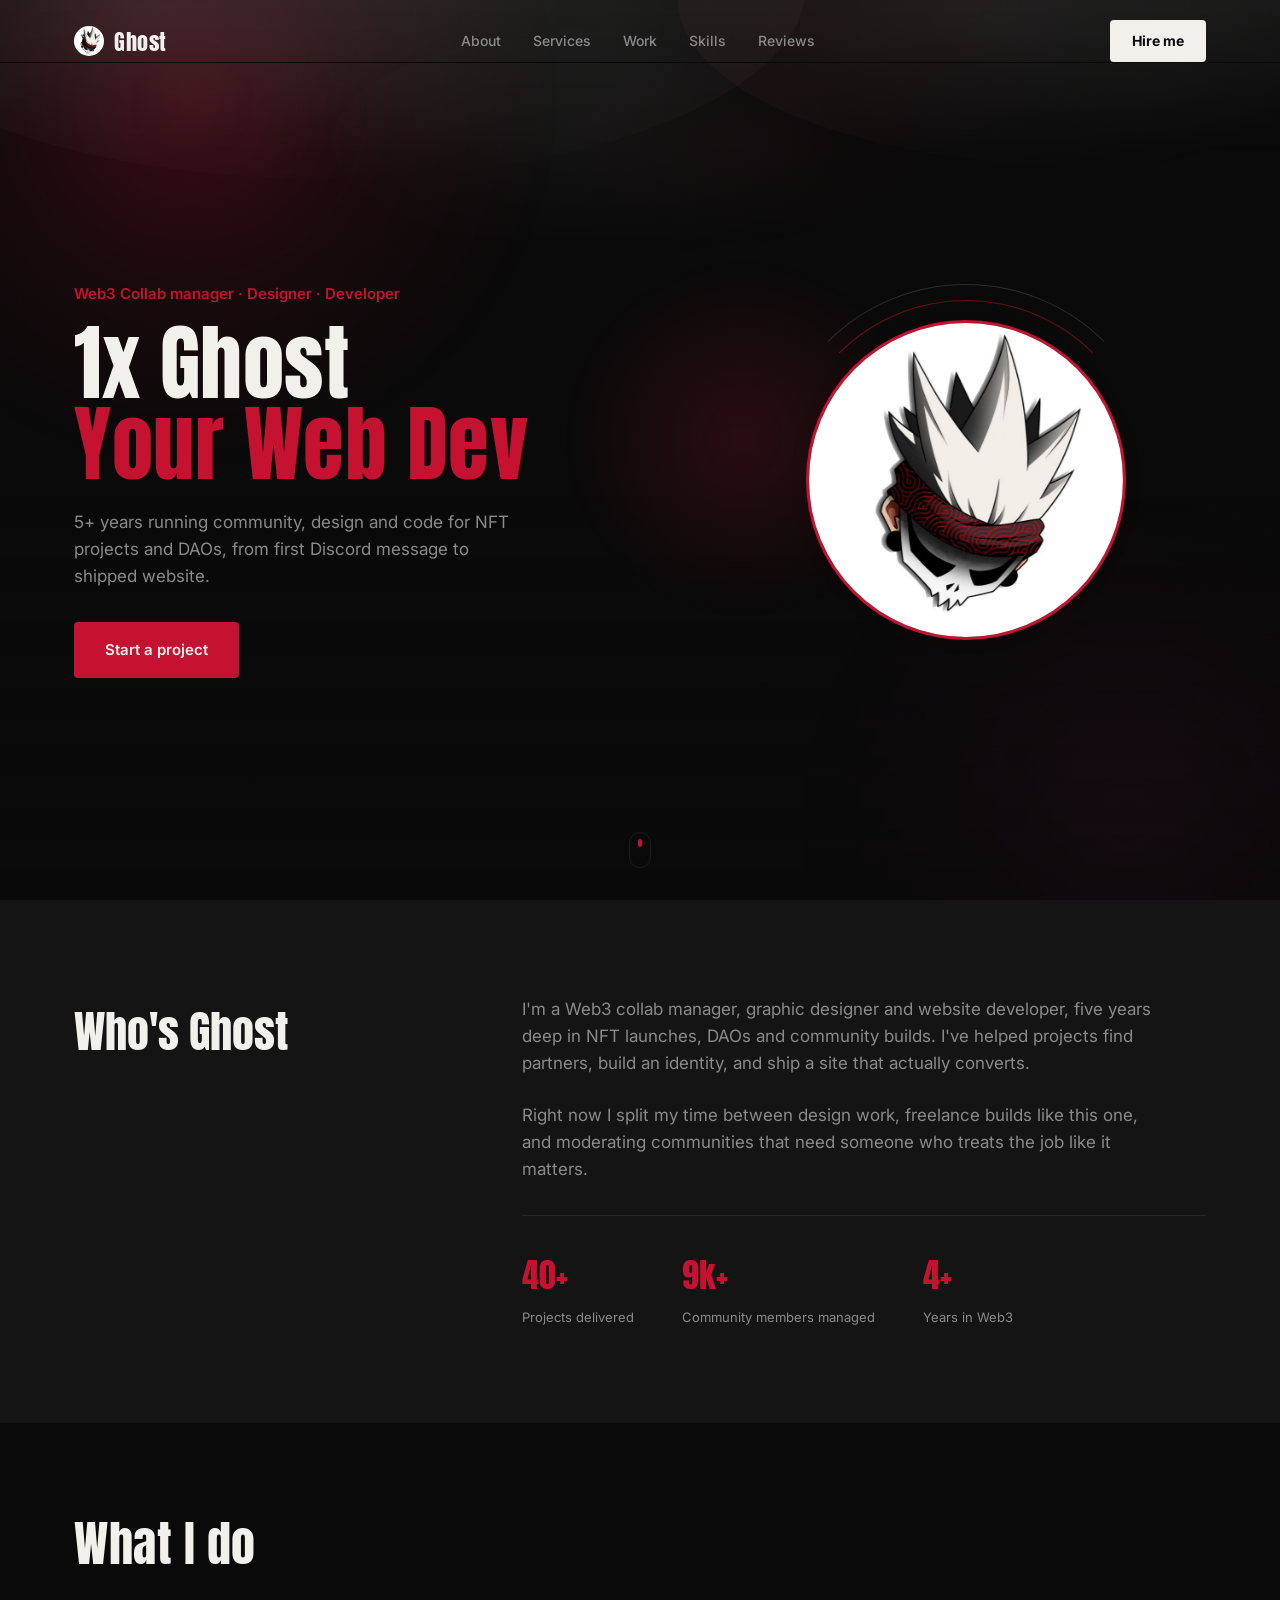
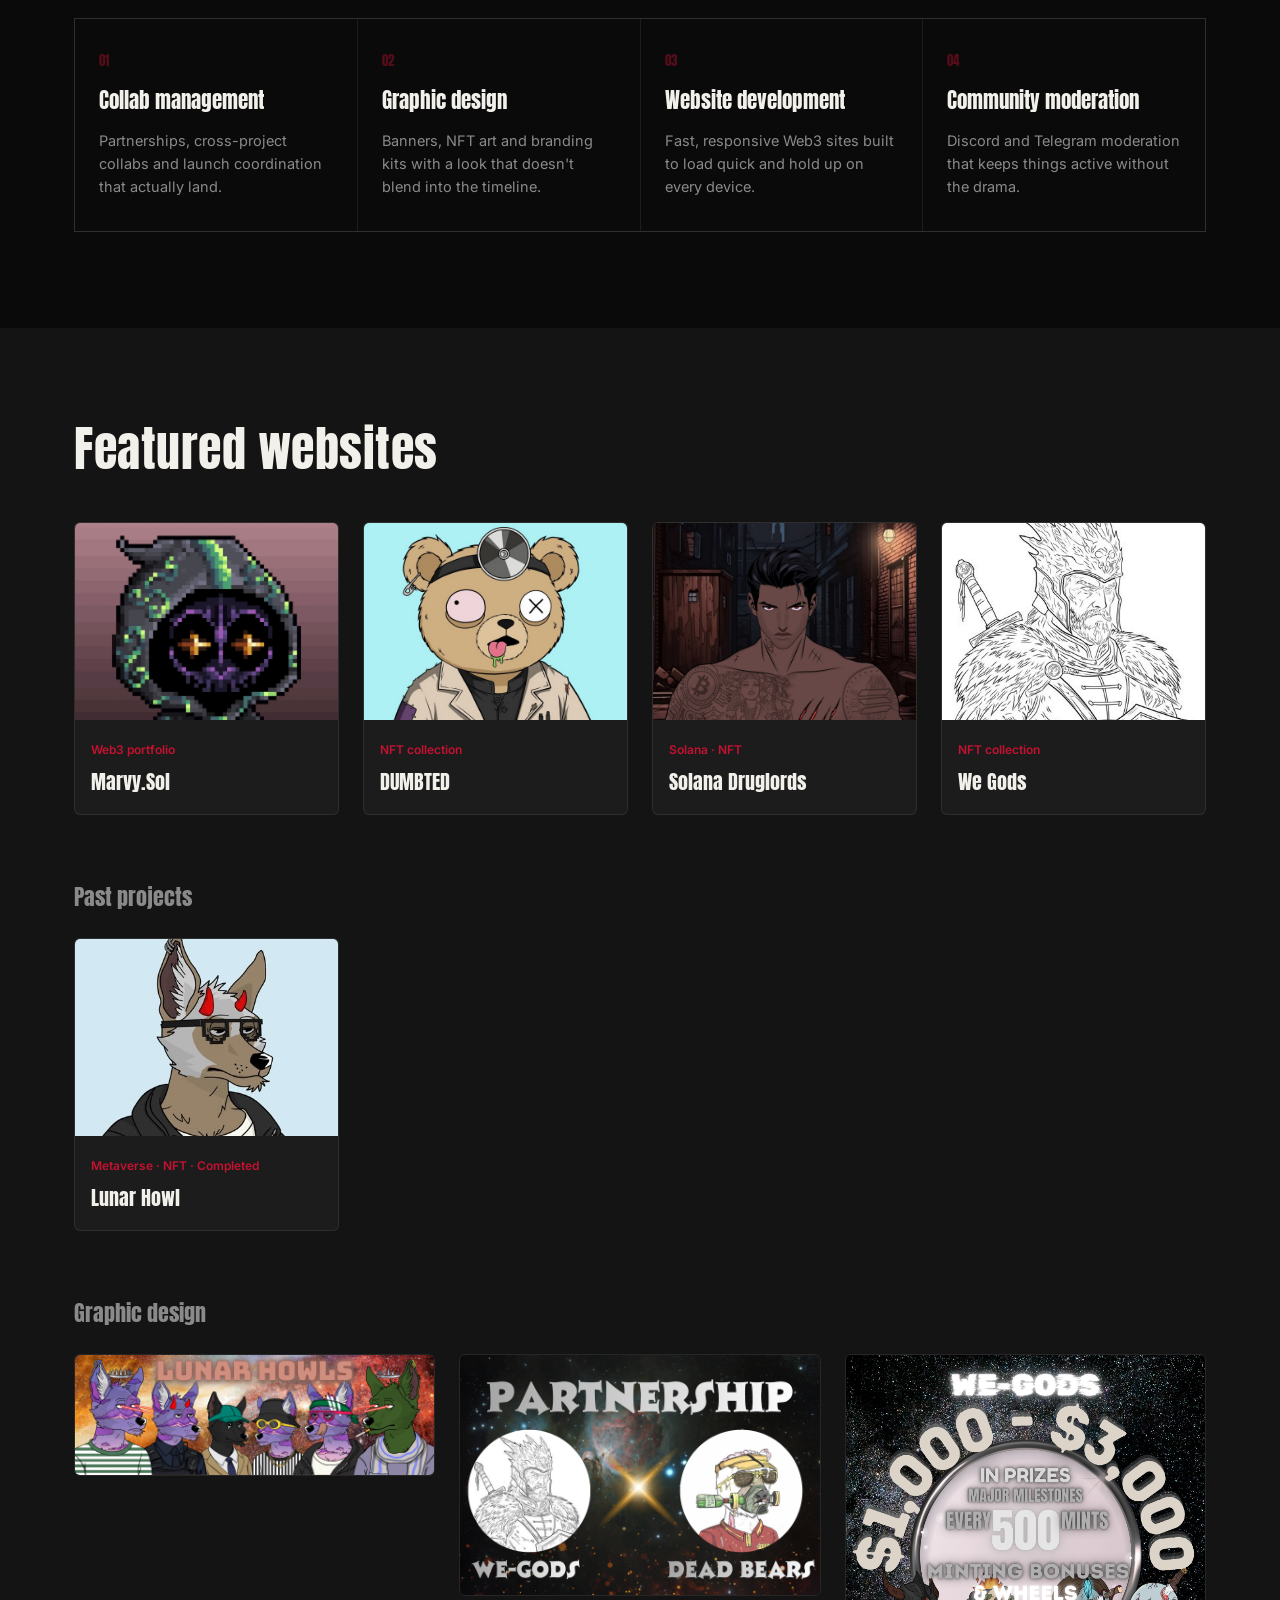
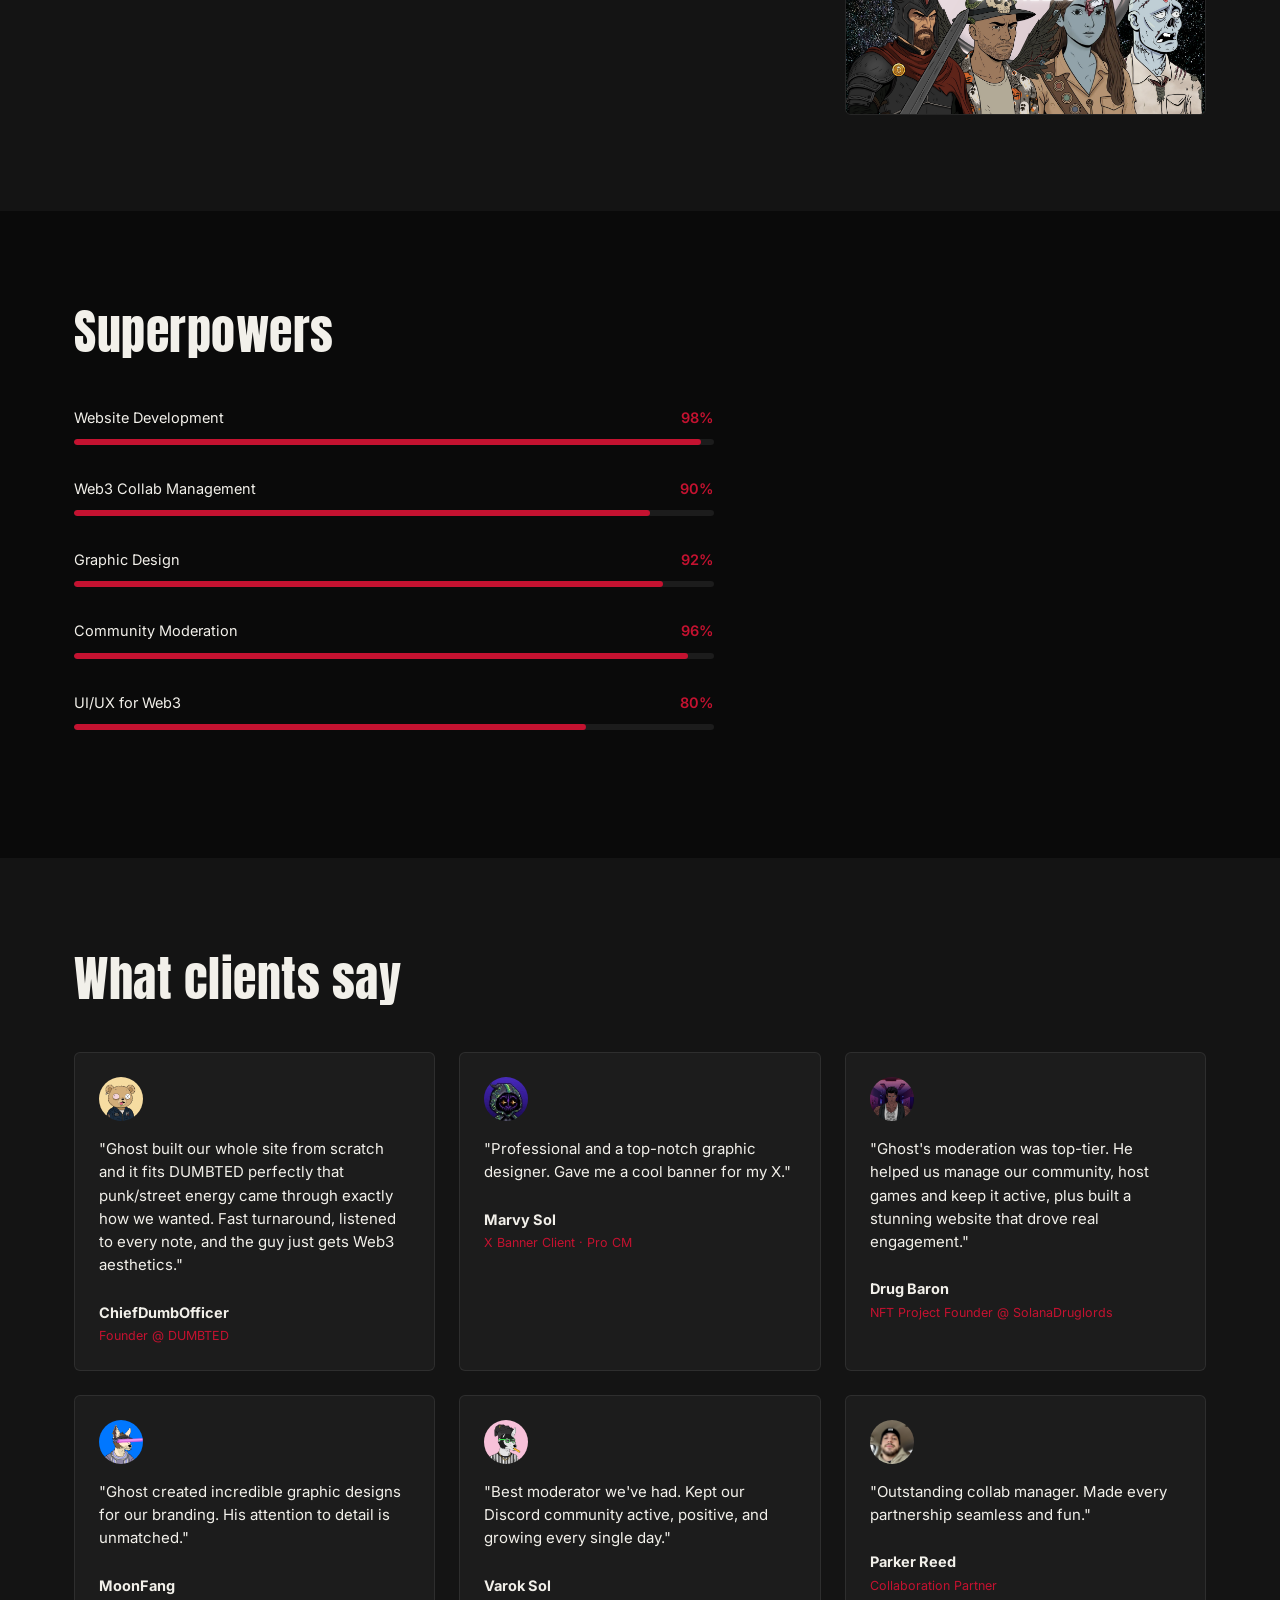
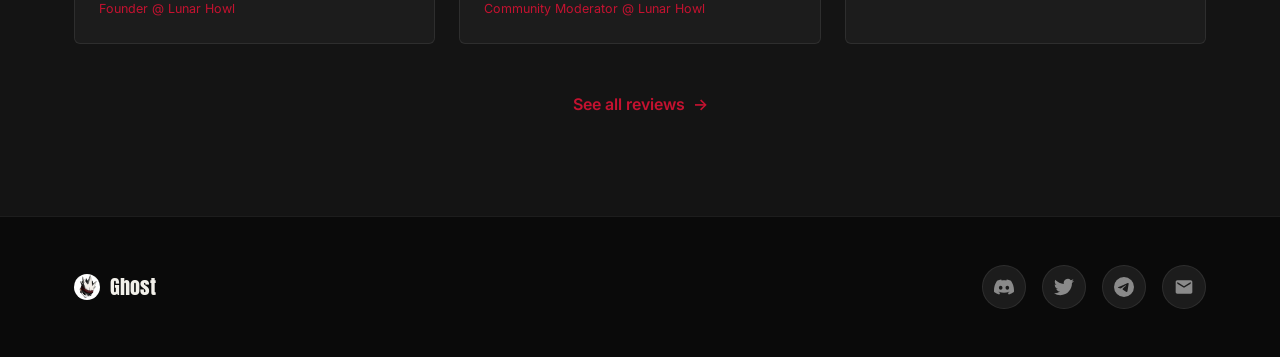
<file: index.html>
<!DOCTYPE html>
<html lang="en">
<head>
  <meta charset="UTF-8">
  <meta name="viewport" content="width=device-width, initial-scale=1.0, viewport-fit=cover">
  <title>Ghost - Web3 Developer & Designer</title>
  <link rel="icon" type="image/png" href="images/favicon.png">
  <link rel="preconnect" href="https://fonts.googleapis.com">
  <link rel="preconnect" href="https://fonts.gstatic.com" crossorigin>
  <link href="https://fonts.googleapis.com/css2?family=Anton&family=Inter:wght@400;500;600;700&display=swap" rel="stylesheet">
  <link rel="stylesheet" href="css/style.css">
</head>
<body>

  <!-- ===================== PRELOADER ===================== -->
  <div id="preloader">
    <div class="preloader-mark">
      <div class="preloader-ring"></div>
      <div class="preloader-ring preloader-ring-2"></div>
      <img src="images/hero-nft.png" alt="" class="preloader-skull">
    </div>
    <p class="preloader-text">Loading Ghost<span class="dots"><span>.</span><span>.</span><span>.</span></span></p>
  </div>

  <!-- ===================== NAV ===================== -->
  <nav class="nav" id="nav">
    <div class="nav-inner">
      <a href="#home" class="nav-logo">
        <img src="images/favicon.png" alt="Ghost" class="nav-logo-mark">
        <span>Ghost</span>
      </a>
      <ul class="nav-links" id="navLinks">
        <li><a href="#about">About</a></li>
        <li><a href="#services">Services</a></li>
        <li><a href="#work">Work</a></li>
        <li><a href="#skills">Skills</a></li>
        <li><a href="#testimonials">Reviews</a></li>
      </ul>
      <a href="https://discord.com/users/1252496089177784361" target="_blank" rel="noopener" class="nav-cta">Hire me</a>
      <button class="nav-burger" id="navBurger" aria-label="Menu">
        <span></span><span></span><span></span>
      </button>
    </div>
    <div class="nav-mobile" id="navMobile">
      <a href="#about">About</a>
      <a href="#services">Services</a>
      <a href="#work">Work</a>
      <a href="#skills">Skills</a>
      <a href="#testimonials">Reviews</a>
      <a href="https://discord.com/users/1252496089177784361" target="_blank" rel="noopener" class="nav-mobile-cta">Hire me on Discord</a>
    </div>
  </nav>

  <!-- ===================== HERO ===================== -->
  <section class="hero" id="home">
    <!-- Animated gradient background -->
<div class="hero-gradient-bg" aria-hidden="true">
  <span class="glow-orb glow-orb-1"></span>
  <span class="glow-orb glow-orb-2"></span>
  <span class="glow-orb glow-orb-3"></span>
</div>
    <!-- Drifting smoke clouds at the top -->
<div class="hero-smoke" aria-hidden="true">
  <span class="smoke-puff smoke-puff-1"></span>
  <span class="smoke-puff smoke-puff-2"></span>
  <span class="smoke-puff smoke-puff-3"></span>
</div>
<div class="hero-lightning-flash" aria-hidden="true"></div>
    <div class="hero-inner">
      <div class="hero-copy">
        <p class="hero-kicker reveal">Web3 Collab manager · Designer · Developer</p>
        <h1 class="hero-title">
          <span class="hero-title-line">1x Ghost</span>
          <span class="hero-title-line hero-title-accent">Your Web Dev</span>
        </h1>
        <p class="hero-sub reveal" style="animation-delay:.3s">5+ years running community, design and code for NFT projects and DAOs, from first Discord message to shipped website.</p>
        <div class="hero-actions reveal" style="animation-delay:.42s">
          <a href="https://discord.com/users/1252496089177784361" target="_blank" rel="noopener" class="btn btn-primary">Start a project</a>
        </div>
      </div>
      <div class="hero-visual">
        <div class="hero-visual-glow"></div>
        <div class="hero-ring hero-ring-2"></div>
        <div class="hero-ring hero-ring-1"></div>
       <!-- Realistic lightning strikes -->
<div class="lightning-ring" aria-hidden="true">

  <svg class="lightning lightning-1" viewBox="0 0 100 250" xmlns="http://www.w3.org/2000/svg">
    <defs><path id="boltA" d="M54 0 L36 54 L50 50 L26 116 L44 112 L22 186 L40 182 L30 250 M36 54 L14 96 M44 112 L72 158"/></defs>
    <g class="bolt-body">
      <use href="#boltA" class="bolt-glow"/>
      <use href="#boltA" class="bolt-mid"/>
      <use href="#boltA" class="bolt-core"/>
    </g>
  </svg>

  <svg class="lightning lightning-2" viewBox="0 0 100 250" xmlns="http://www.w3.org/2000/svg">
    <defs><path id="boltB" d="M46 0 L58 46 L38 42 L56 104 L34 100 L52 170 L36 166 L48 250 M58 46 L80 88 M52 170 L28 214"/></defs>
    <g class="bolt-body">
      <use href="#boltB" class="bolt-glow"/>
      <use href="#boltB" class="bolt-mid"/>
      <use href="#boltB" class="bolt-core"/>
    </g>
  </svg>

  <svg class="lightning lightning-3" viewBox="0 0 100 250" xmlns="http://www.w3.org/2000/svg">
    <defs><path id="boltC" d="M58 0 L40 66 L56 62 L34 142 L50 138 L28 218 L42 214 L36 250 M56 62 L82 104"/></defs>
    <g class="bolt-body">
      <use href="#boltC" class="bolt-glow"/>
      <use href="#boltC" class="bolt-mid"/>
      <use href="#boltC" class="bolt-core"/>
    </g>
  </svg>

  <svg class="lightning lightning-4" viewBox="0 0 100 250" xmlns="http://www.w3.org/2000/svg">
    <defs><path id="boltD" d="M50 0 L42 38 L60 34 L38 96 L56 92 L30 168 L46 164 L24 250 M60 34 L84 72 M46 164 L20 200"/></defs>
    <g class="bolt-body">
      <use href="#boltD" class="bolt-glow"/>
      <use href="#boltD" class="bolt-mid"/>
      <use href="#boltD" class="bolt-core"/>
    </g>
  </svg>

  <svg class="lightning lightning-5" viewBox="0 0 100 250" xmlns="http://www.w3.org/2000/svg">
    <defs><path id="boltE" d="M44 0 L60 52 L40 48 L54 118 L34 114 L50 184 L36 180 L46 250 M54 118 L76 160"/></defs>
    <g class="bolt-body">
      <use href="#boltE" class="bolt-glow"/>
      <use href="#boltE" class="bolt-mid"/>
      <use href="#boltE" class="bolt-core"/>
    </g>
  </svg>

</div>
          <div class="hero-skull-frame">
     <img src="images/hero-nft.png" alt="Ghost mascot" class="hero-skull" id="heroSkull">
   </div>
        </div>
      </div>
    </div>
    <div class="hero-scroll-cue">
      <span></span>
    </div>
  </section>

  <!-- ===================== ABOUT ===================== -->
  <section class="about" id="about">
    <div class="section-inner about-grid">
      <div class="about-heading reveal-up">
        <h2>Who's Ghost</h2>
      </div>
      <div class="about-body">
        <p class="reveal-up">I'm a Web3 collab manager, graphic designer and website developer, five years deep in NFT launches, DAOs and community builds. I've helped projects find partners, build an identity, and ship a site that actually converts.</p>
        <p class="reveal-up" style="transition-delay:.08s">Right now I split my time between design work, freelance builds like this one, and moderating communities that need someone who treats the job like it matters.</p>
                <div class="about-stats reveal-up" style="transition-delay:.16s">
          <div class="stat">
            <span class="stat-figure"><span class="stat-num" data-count="50">0</span><span class="stat-plus">+</span></span>
            <span class="stat-label">Projects delivered</span>
          </div>
          <div class="stat">
            <span class="stat-figure"><span class="stat-num" data-count="12">0</span><span class="stat-plus">k+</span></span>
            <span class="stat-label">Community members managed</span>
          </div>
          <div class="stat">
            <span class="stat-figure"><span class="stat-num" data-count="5">0</span><span class="stat-plus">+</span></span>
            <span class="stat-label">Years in Web3</span>
          </div>
        </div>
      </div>
    </div>
  </section>

  <!-- ===================== SERVICES ===================== -->
  <section class="services" id="services">
    <div class="section-inner">
      <h2 class="section-title reveal-up">What I do</h2>
      <div class="services-grid">
        <div class="service-card reveal-up">
          <div class="service-num">01</div>
          <h3>Collab management</h3>
          <p>Partnerships, cross-project collabs and launch coordination that actually land.</p>
        </div>
        <div class="service-card reveal-up" style="transition-delay:.08s">
          <div class="service-num">02</div>
          <h3>Graphic design</h3>
          <p>Banners, NFT art and branding kits with a look that doesn't blend into the timeline.</p>
        </div>
        <div class="service-card reveal-up" style="transition-delay:.16s">
          <div class="service-num">03</div>
          <h3>Website development</h3>
          <p>Fast, responsive Web3 sites built to load quick and hold up on every device.</p>
        </div>
        <div class="service-card reveal-up" style="transition-delay:.24s">
          <div class="service-num">04</div>
          <h3>Community moderation</h3>
          <p>Discord and Telegram moderation that keeps things active without the drama.</p>
        </div>
      </div>
    </div>
  </section>

  <!-- ===================== WORK ===================== -->
  <section class="work" id="work">
    <div class="section-inner">
      <h2 class="section-title reveal-up">Featured websites</h2>
      <div class="work-grid">

        <a href="https://marvysol.vercel.app" target="_blank" rel="noopener" class="work-card reveal-up">
          <div class="work-card-img"><img src="images/project-marvy.png" alt="Marvy.Sol"></div>
          <div class="work-card-body">
            <span class="work-card-tag">Web3 portfolio</span>
            <h3>Marvy.Sol</h3>
          </div>
        </a>

        <a href="https://dumbted.vercel.app" target="_blank" rel="noopener" class="work-card reveal-up" style="transition-delay:.06s">
          <div class="work-card-img"><img src="images/project-dumbted.png" alt="DUMBTED"></div>
          <div class="work-card-body">
            <span class="work-card-tag">NFT collection</span>
            <h3>DUMBTED</h3>
          </div>
        </a>

        <a href="https://solana-druglords.github.io/solana-druglords" target="_blank" rel="noopener" class="work-card reveal-up" style="transition-delay:.12s">
          <div class="work-card-img"><img src="images/project1.png" alt="Solana Druglords"></div>
          <div class="work-card-body">
            <span class="work-card-tag">Solana · NFT</span>
            <h3>Solana Druglords</h3>
          </div>
        </a>

        <a href="https://wegodsnft.github.io/we-gods" target="_blank" rel="noopener" class="work-card reveal-up" style="transition-delay:.18s">
          <div class="work-card-img"><img src="images/project2.png" alt="We Gods"></div>
          <div class="work-card-body">
            <span class="work-card-tag">NFT collection</span>
            <h3>We Gods</h3>
          </div>
        </a>

      </div>

      <h3 class="work-subtitle reveal-up">Past projects</h3>
      <div class="work-grid work-grid-past">
        <a href="https://lunar-howl.vercel.app" target="_blank" rel="noopener" class="work-card work-card-past reveal-up">
          <div class="work-card-img"><img src="images/project3.png" alt="Lunar Howl"></div>
          <div class="work-card-body">
            <span class="work-card-tag">Metaverse · NFT · Completed</span>
            <h3>Lunar Howl</h3>
          </div>
        </a>
      </div>

      <h3 class="work-subtitle reveal-up">Graphic design</h3>
      <div class="design-grid">
        <div class="design-card reveal-up"><img src="images/design1.png" alt="Design work"></div>
        <div class="design-card reveal-up" style="transition-delay:.08s"><img src="images/design2.png" alt="Design work"></div>
        <div class="design-card reveal-up" style="transition-delay:.16s"><img src="images/design3.png" alt="Design work"></div>
      </div>
    </div>
  </section>

  <!-- ===================== SKILLS ===================== -->
  <section class="skills" id="skills">
    <div class="section-inner skills-grid">
      <h2 class="section-title reveal-up">Superpowers</h2>
      <div class="skills-bars">
        <div class="skill-bar reveal-up">
          <div class="skill-bar-label"><span>Website Development</span><span class="skill-pct">98%</span></div>
          <div class="skill-track"><div class="skill-fill" data-width="98"></div></div>
        </div>
        <div class="skill-bar reveal-up" style="transition-delay:.06s">
          <div class="skill-bar-label"><span>Web3 Collab Management</span><span class="skill-pct">90%</span></div>
          <div class="skill-track"><div class="skill-fill" data-width="90"></div></div>
        </div>
        <div class="skill-bar reveal-up" style="transition-delay:.12s">
          <div class="skill-bar-label"><span>Graphic Design</span><span class="skill-pct">92%</span></div>
          <div class="skill-track"><div class="skill-fill" data-width="92"></div></div>
        </div>
        <div class="skill-bar reveal-up" style="transition-delay:.18s">
          <div class="skill-bar-label"><span>Community Moderation</span><span class="skill-pct">96%</span></div>
          <div class="skill-track"><div class="skill-fill" data-width="96"></div></div>
        </div>
        <div class="skill-bar reveal-up" style="transition-delay:.24s">
          <div class="skill-bar-label"><span>UI/UX for Web3</span><span class="skill-pct">80%</span></div>
          <div class="skill-track"><div class="skill-fill" data-width="80"></div></div>
        </div>
      </div>
    </div>
  </section>

  <!-- ===================== TESTIMONIALS ===================== -->
  <section class="testimonials" id="testimonials">
    <div class="section-inner">
      <h2 class="section-title reveal-up">What clients say</h2>
      <div class="testimonials-grid">

        <div class="testimonial-card reveal-up">
          <img src="images/testimonial12.png" alt="" class="testimonial-avatar">
          <p>"Ghost built our whole site from scratch and it fits DUMBTED perfectly that punk/street energy came through exactly how we wanted. Fast turnaround, listened to every note, and the guy just gets Web3 aesthetics."</p>
          <div class="testimonial-name">ChiefDumbOfficer</div>
          <div class="testimonial-role">Founder @ DUMBTED</div>
        </div>

        <div class="testimonial-card reveal-up" style="transition-delay:.06s">
          <img src="images/testimonial6.png" alt="" class="testimonial-avatar">
          <p>"Professional and a top-notch graphic designer. Gave me a cool banner for my X."</p>
          <div class="testimonial-name">Marvy Sol</div>
          <div class="testimonial-role">X Banner Client · Pro CM</div>
        </div>

        <div class="testimonial-card reveal-up" style="transition-delay:.12s">
          <img src="images/testimonial1.png" alt="" class="testimonial-avatar">
          <p>"Ghost's moderation was top-tier. He helped us manage our community, host games and keep it active, plus built a stunning website that drove real engagement."</p>
          <div class="testimonial-name">Drug Baron</div>
          <div class="testimonial-role">NFT Project Founder @ SolanaDruglords</div>
        </div>

        <div class="testimonial-card reveal-up" style="transition-delay:.18s">
          <img src="images/testimonial3.png" alt="" class="testimonial-avatar">
          <p>"Ghost created incredible graphic designs for our branding. His attention to detail is unmatched."</p>
          <div class="testimonial-name">MoonFang</div>
          <div class="testimonial-role">Founder @ Lunar Howl</div>
        </div>

        <div class="testimonial-card reveal-up" style="transition-delay:.24s">
          <img src="images/testimonial4.png" alt="" class="testimonial-avatar">
          <p>"Best moderator we've had. Kept our Discord community active, positive, and growing every single day."</p>
          <div class="testimonial-name">Varok Sol</div>
          <div class="testimonial-role">Community Moderator @ Lunar Howl</div>
        </div>

        <div class="testimonial-card reveal-up" style="transition-delay:.3s">
          <img src="images/testimonial10.png" alt="" class="testimonial-avatar">
          <p>"Outstanding collab manager. Made every partnership seamless and fun."</p>
          <div class="testimonial-name">Parker Reed</div>
          <div class="testimonial-role">Collaboration Partner</div>
        </div>

      </div>
      <div class="testimonials-cta reveal-up">
        <a href="testimonials.html" class="link-arrow">See all reviews</a>
      </div>
    </div>
  </section>

  <!-- ===================== FOOTER ===================== -->
  <footer class="footer">
    <div class="section-inner footer-inner">
      <div class="footer-logo">
        <img src="images/favicon.png" alt="Ghost">
        <span>Ghost</span>
      </div>
      <div class="footer-links">
  <a class="social-icon discord" href="https://discord.com/users/1252496089177784361" target="_blank" rel="noopener" aria-label="Discord">
    <svg viewBox="0 0 24 24" xmlns="http://www.w3.org/2000/svg"><path d="M20.317 4.3698a19.7913 19.7913 0 00-4.8851-1.5152.0741.0741 0 00-.0785.0371c-.211.3753-.4447.8648-.6083 1.2495-1.8447-.2762-3.68-.2762-5.4868 0-.1636-.3933-.4058-.8742-.6177-1.2495a.077.077 0 00-.0785-.037 19.7363 19.7363 0 00-4.8852 1.515.0699.0699 0 00-.0321.0277C.5334 9.0458-.319 13.5799.0992 18.0578a.0824.0824 0 00.0312.0561c2.0528 1.5076 4.0413 2.4228 5.9929 3.0294a.0777.0777 0 00.0842-.0276c.4616-.6304.8731-1.2952 1.226-1.9942a.076.076 0 00-.0416-.1057c-.6528-.2476-1.2743-.5495-1.8722-.8923a.077.077 0 01-.0076-.1277c.1258-.0943.2517-.1923.3718-.2914a.0743.0743 0 01.0776-.0105c3.9278 1.7933 8.18 1.7933 12.0614 0a.0739.0739 0 01.0785.0095c.1202.099.246.1981.3728.2924a.077.077 0 01-.0066.1276 12.2986 12.2986 0 01-1.873.8914.0766.0766 0 00-.0407.1067c.3604.698.7719 1.3628 1.225 1.9932a.076.076 0 00.0842.0286c1.961-.6067 3.9495-1.5219 6.0023-3.0294a.077.077 0 00.0313-.0552c.5004-5.177-.8382-9.6739-3.5485-13.6604a.061.061 0 00-.0312-.0286zM8.02 15.3312c-1.1825 0-2.1569-1.0857-2.1569-2.419 0-1.3332.9555-2.4189 2.157-2.4189 1.2108 0 2.1757 1.0952 2.1568 2.419 0 1.3332-.9555 2.4189-2.1569 2.4189zm7.9748 0c-1.1825 0-2.1569-1.0857-2.1569-2.419 0-1.3332.9554-2.4189 2.1569-2.4189 1.2108 0 2.1757 1.0952 2.1568 2.419 0 1.3332-.946 2.4189-2.1568 2.4189Z"/></svg>
  </a>
  <a class="social-icon twitter" href="https://x.com/ghost_sol00" target="_blank" rel="noopener" aria-label="X">
    <svg viewBox="0 0 24 24" xmlns="http://www.w3.org/2000/svg"><path d="M23.953 4.57a10 10 0 01-2.825.775 4.958 4.958 0 002.163-2.723c-.951.555-2.005.959-3.127 1.184a4.92 4.92 0 00-8.384 4.482C7.69 8.095 4.067 6.13 1.64 3.162a4.822 4.822 0 00-.666 2.475c0 1.71.87 3.213 2.188 4.096a4.904 4.904 0 01-2.228-.616v.06a4.923 4.923 0 003.946 4.827 4.996 4.996 0 01-2.212.085 4.936 4.936 0 004.604 3.417 9.867 9.867 0 01-6.102 2.105c-.39 0-.779-.023-1.17-.067a13.995 13.995 0 007.557 2.209c9.053 0 13.998-7.496 13.998-13.985 0-.21 0-.42-.015-.63A9.935 9.935 0 0024 4.59z"/></svg>
  </a>
  <a class="social-icon telegram" href="https://t.me/ghost_sol1" target="_blank" rel="noopener" aria-label="Telegram">
    <svg viewBox="0 0 24 24" xmlns="http://www.w3.org/2000/svg"><path d="M11.944 0A12 12 0 0 0 0 12a12 12 0 0 0 12 12 12 12 0 0 0 12-12A12 12 0 0 0 12 0a12 12 0 0 0-.056 0zm4.962 7.224c.1-.002.321.023.465.14a.506.506 0 0 1 .171.325c.016.093.036.306.02.472-.18 1.898-.962 6.502-1.36 8.627-.168.9-.499 1.201-.82 1.23-.696.065-1.225-.46-1.9-.902-1.056-.693-1.653-1.124-2.678-1.8-1.185-.78-.417-1.21.258-1.91.177-.184 3.247-2.977 3.307-3.23.007-.032.014-.15-.056-.212s-.174-.041-.249-.024c-.106.024-1.793 1.14-5.061 3.345-.48.33-.913.49-1.302.48-.428-.008-1.252-.241-1.865-.44-.752-.245-1.349-.374-1.297-.789.027-.216.325-.437.893-.663 3.498-1.524 5.83-2.529 6.998-3.014 3.332-1.386 4.025-1.627 4.476-1.635z"/></svg>
  </a>
  <a class="social-icon email" href="mailto:ghostsolx1@gmail.com" aria-label="Email">
    <svg viewBox="0 0 24 24" xmlns="http://www.w3.org/2000/svg"><path d="M20 4H4c-1.1 0-1.99.9-1.99 2L2 18c0 1.1.9 2 2 2h16c1.1 0 2-.9 2-2V6c0-1.1-.9-2-2-2zm0 4l-8 5-8-5V6l8 5 8-5v2z"/></svg>
  </a>
</div>
  </footer>

  <script src="js/main.js"></script>
</body>
</html>
</file>
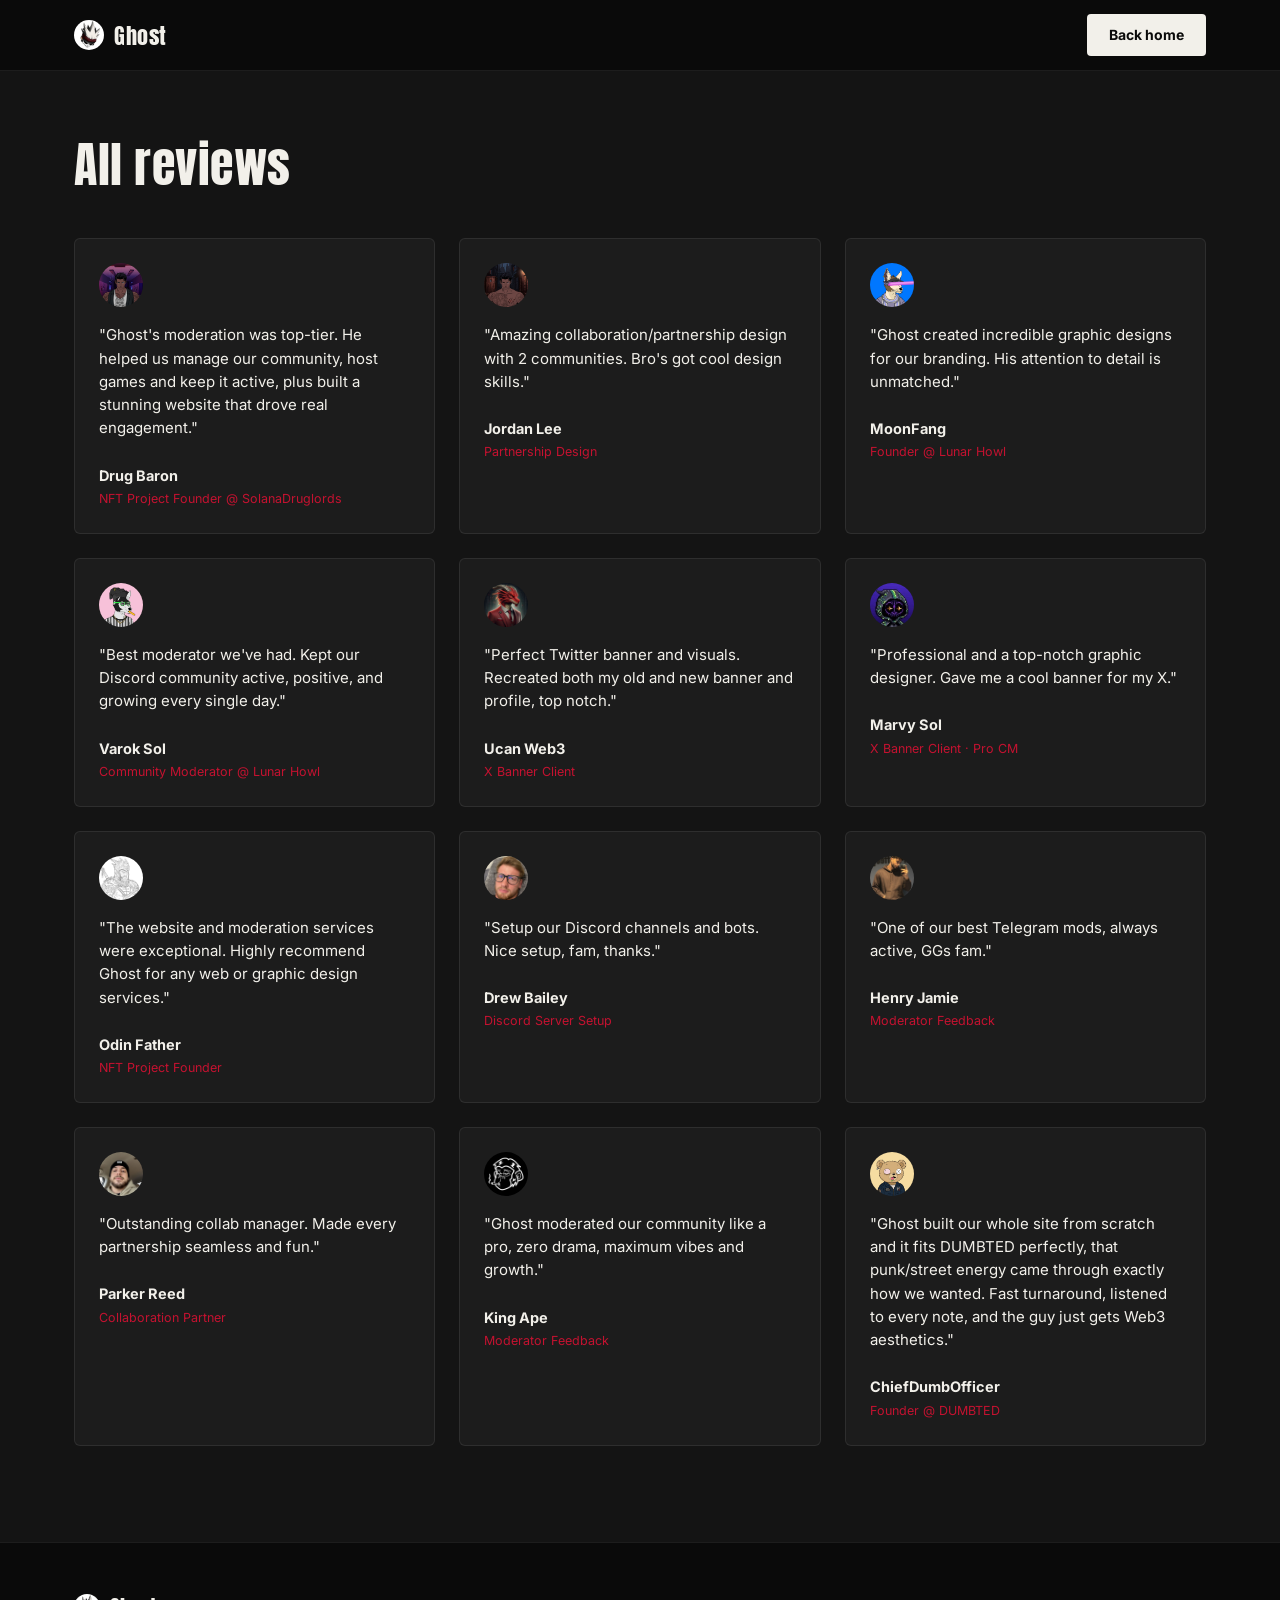
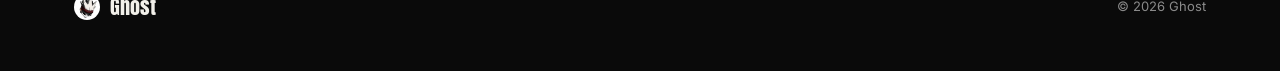
<file: testimonials.html>
<!DOCTYPE html>
<html lang="en">
<head>
  <meta charset="UTF-8">
  <meta name="viewport" content="width=device-width, initial-scale=1.0">
  <title>Reviews — Ghost</title>
  <link rel="icon" type="image/png" href="images/favicon.png">
  <link rel="preconnect" href="https://fonts.googleapis.com">
  <link href="https://fonts.googleapis.com/css2?family=Anton&family=Inter:wght@400;500;600;700&display=swap" rel="stylesheet">
  <link rel="stylesheet" href="css/style.css">
</head>
<body>
  <nav class="nav scrolled">
    <div class="nav-inner">
      <a href="index.html" class="nav-logo">
        <img src="images/favicon.png" alt="Ghost" class="nav-logo-mark">
        <span>Ghost</span>
      </a>
      <a href="index.html" class="nav-cta">Back home</a>
    </div>
  </nav>

  <section class="testimonials" style="padding-top:140px;">
    <div class="section-inner">
      <h2 class="section-title">All reviews</h2>
      <div class="testimonials-grid">
        <div class="testimonial-card"><img src="images/testimonial1.png" class="testimonial-avatar"><p>"Ghost's moderation was top-tier. He helped us manage our community, host games and keep it active, plus built a stunning website that drove real engagement."</p><div class="testimonial-name">Drug Baron</div><div class="testimonial-role">NFT Project Founder @ SolanaDruglords</div></div>
        <div class="testimonial-card"><img src="images/testimonial2.png" class="testimonial-avatar"><p>"Amazing collaboration/partnership design with 2 communities. Bro's got cool design skills."</p><div class="testimonial-name">Jordan Lee</div><div class="testimonial-role">Partnership Design</div></div>
        <div class="testimonial-card"><img src="images/testimonial3.png" class="testimonial-avatar"><p>"Ghost created incredible graphic designs for our branding. His attention to detail is unmatched."</p><div class="testimonial-name">MoonFang</div><div class="testimonial-role">Founder @ Lunar Howl</div></div>
        <div class="testimonial-card"><img src="images/testimonial4.png" class="testimonial-avatar"><p>"Best moderator we've had. Kept our Discord community active, positive, and growing every single day."</p><div class="testimonial-name">Varok Sol</div><div class="testimonial-role">Community Moderator @ Lunar Howl</div></div>
        <div class="testimonial-card"><img src="images/testimonial5.png" class="testimonial-avatar"><p>"Perfect Twitter banner and visuals. Recreated both my old and new banner and profile, top notch."</p><div class="testimonial-name">Ucan Web3</div><div class="testimonial-role">X Banner Client</div></div>
        <div class="testimonial-card"><img src="images/testimonial6.png" class="testimonial-avatar"><p>"Professional and a top-notch graphic designer. Gave me a cool banner for my X."</p><div class="testimonial-name">Marvy Sol</div><div class="testimonial-role">X Banner Client · Pro CM</div></div>
        <div class="testimonial-card"><img src="images/testimonial88.png" class="testimonial-avatar"><p>"The website and moderation services were exceptional. Highly recommend Ghost for any web or graphic design services."</p><div class="testimonial-name">Odin Father</div><div class="testimonial-role">NFT Project Founder</div></div>
        <div class="testimonial-card"><img src="images/testimonial8.png" class="testimonial-avatar"><p>"Setup our Discord channels and bots. Nice setup, fam, thanks."</p><div class="testimonial-name">Drew Bailey</div><div class="testimonial-role">Discord Server Setup</div></div>
        <div class="testimonial-card"><img src="images/testimonial9.png" class="testimonial-avatar"><p>"One of our best Telegram mods, always active, GGs fam."</p><div class="testimonial-name">Henry Jamie</div><div class="testimonial-role">Moderator Feedback</div></div>
        <div class="testimonial-card"><img src="images/testimonial10.png" class="testimonial-avatar"><p>"Outstanding collab manager. Made every partnership seamless and fun."</p><div class="testimonial-name">Parker Reed</div><div class="testimonial-role">Collaboration Partner</div></div>
        <div class="testimonial-card"><img src="images/testimonial11.png" class="testimonial-avatar"><p>"Ghost moderated our community like a pro, zero drama, maximum vibes and growth."</p><div class="testimonial-name">King Ape</div><div class="testimonial-role">Moderator Feedback</div></div>
        <div class="testimonial-card"><img src="images/testimonial12.png" class="testimonial-avatar"><p>"Ghost built our whole site from scratch and it fits DUMBTED perfectly, that punk/street energy came through exactly how we wanted. Fast turnaround, listened to every note, and the guy just gets Web3 aesthetics."</p><div class="testimonial-name">ChiefDumbOfficer</div><div class="testimonial-role">Founder @ DUMBTED</div></div>
      </div>
    </div>
  </section>

  <footer class="footer">
    <div class="section-inner footer-inner">
      <div class="footer-logo"><img src="images/favicon.png" alt="Ghost"><span>Ghost</span></div>
      <div class="footer-copy">© 2026 Ghost</div>
    </div>
  </footer>
</body>
</html>
</file>
<file: css/style.css>
/* ============================================================
   GHOST.DEV — DESIGN SYSTEM v2
   Palette: near-black + bone white + blood red
   Type: Anton (display) + Inter (body/UI)
   ============================================================ */

*, *::before, *::after { box-sizing: border-box; margin: 0; padding: 0; }

:root {
  --bg:        #0a0a0a;
  --surface:   #141414;
  --surface-2: #1c1c1c;
  --white:     #f2f0ea;
  --red:       #c41230;
  --red-dim:   rgba(196,18,48,0.12);
  --red-line:  rgba(196,18,48,0.4);
  --muted:     #8a8a8a;
  --border:    rgba(255,255,255,0.08);

  --font-display: 'Anton', sans-serif;
  --font-body: 'Inter', sans-serif;

  --sp-1: 4px; --sp-2: 8px; --sp-3: 12px; --sp-4: 16px; --sp-5: 24px;
  --sp-6: 32px; --sp-7: 48px; --sp-8: 64px; --sp-9: 96px; --sp-10: 128px;

  --radius-sm: 4px;
  --radius-md: 6px;

  --ease: cubic-bezier(0.16, 1, 0.3, 1);
  --fast: 180ms;
}

html { scroll-behavior: smooth; }

body {
  background: var(--bg);
  color: var(--white);
  font-family: var(--font-body);
  font-size: 16px;
  line-height: 1.6;
  overflow-x: hidden;
}

a { color: inherit; text-decoration: none; }
img { max-width: 100%; display: block; }
ul { list-style: none; }

.section-inner { max-width: 1180px; margin: 0 auto; padding: 0 24px; }

.section-title {
  font-family: var(--font-display);
  font-weight: 400;
  font-size: clamp(32px, 4.5vw, 48px);
  letter-spacing: 0.5px;
  margin-bottom: var(--sp-7);
  line-height: 1.05;
}

/* ============================================================
   SCROLL-REVEAL SYSTEM (used across every section)
   ============================================================ */
.reveal, .reveal-up {
  opacity: 0;
  transition: opacity 0.7s var(--ease), transform 0.7s var(--ease);
}
.reveal { transform: translateY(14px); }
.reveal-up { transform: translateY(28px); }
.reveal.in-view, .reveal-up.in-view { opacity: 1; transform: translateY(0); }

/* ============================================================
   BUTTONS
   ============================================================ */
.btn {
  display: inline-flex;
  align-items: center;
  gap: 10px;
  font-family: var(--font-body);
  font-weight: 600;
  font-size: 15px;
  padding: 15px 30px;
  border-radius: var(--radius-sm);
  border: 1.5px solid transparent;
  transition: transform var(--fast) var(--ease), box-shadow var(--fast), background var(--fast), color var(--fast);
}
.btn-primary { background: var(--red); color: var(--white); }
.btn-primary:hover { transform: translateY(-2px); box-shadow: 0 10px 26px rgba(196,18,48,0.35); }
.btn-ghost { background: transparent; border-color: var(--border); color: var(--white); }
.btn-ghost:hover { border-color: var(--red); color: var(--red); transform: translateY(-2px); }
.btn:focus-visible { outline: 2px solid var(--white); outline-offset: 3px; }
.btn:active { transform: translateY(0) scale(0.98); }

.link-arrow {
  display: inline-flex;
  align-items: center;
  gap: 8px;
  font-weight: 600;
  color: var(--red);
  border-bottom: 1.5px solid transparent;
  transition: border-color var(--fast);
  padding-bottom: 2px;
}
.link-arrow::after { content: '\2192'; transition: transform var(--fast) var(--ease); }
.link-arrow:hover { border-color: var(--red); }
.link-arrow:hover::after { transform: translateX(4px); }

/* ============================================================
   PRELOADER — round mark, spinning rings, 2.5s hold
   ============================================================ */
#preloader {
  position: fixed;
  inset: 0;
  background: var(--bg);
  z-index: 9999;
  display: flex;
  flex-direction: column;
  align-items: center;
  justify-content: center;
  gap: 24px;
  transition: opacity 0.6s var(--ease), visibility 0.6s var(--ease);
}
#preloader.hidden { opacity: 0; visibility: hidden; pointer-events: none; }

.preloader-mark {
  position: relative;
  width: 120px;
  height: 120px;
  display: flex;
  align-items: center;
  justify-content: center;
}
.preloader-skull {
  width: 84px;
  height: 84px;
  border-radius: 50%;
  object-fit: cover;
  background: var(--surface-2);
  position: relative;
  z-index: 2;
  box-shadow: 0 0 24px rgba(196,18,48,0.35);
}
.preloader-ring {
  position: absolute;
  inset: 0;
  border-radius: 50%;
  border: 3px solid rgba(196,18,48,0.15);
  border-top-color: var(--red);
  animation: spinRing 1s linear infinite;
}
.preloader-ring-2 {
  inset: -14px;
  border: 1.5px solid transparent;
  border-top-color: rgba(242,240,234,0.25);
  animation: spinRing 1.8s linear infinite reverse;
}
@keyframes spinRing { to { transform: rotate(360deg); } }

.preloader-text {
  font-size: 14px;
  letter-spacing: 2px;
  color: var(--muted);
  text-transform: uppercase;
}
.preloader-text .dots span {
  animation: dotFade 1.2s infinite;
  opacity: 0;
}
.preloader-text .dots span:nth-child(2) { animation-delay: .2s; }
.preloader-text .dots span:nth-child(3) { animation-delay: .4s; }
@keyframes dotFade { 0%, 100% { opacity: 0; } 50% { opacity: 1; } }

/* ============================================================
   NAV
   ============================================================ */
.nav {
  position: fixed;
  top: 0; left: 0; right: 0;
  z-index: 500;
  padding: 20px 0;
  transition: background var(--fast), border-color var(--fast), padding var(--fast);
  border-bottom: 1px solid transparent;
}
.nav.scrolled {
  background: rgba(10,10,10,0.92);
  backdrop-filter: blur(10px);
  border-color: var(--border);
  padding: 14px 0;
}
.nav-inner {
  max-width: 1180px;
  margin: 0 auto;
  padding: 0 24px;
  display: flex;
  align-items: center;
  justify-content: space-between;
  gap: 24px;
}
.nav-logo { display: flex; align-items: center; gap: 10px; font-family: var(--font-display); font-size: 22px; letter-spacing: 0.5px; }
.nav-logo-mark { width: 30px; height: 30px; object-fit: cover; border-radius: 50%; }
.nav-links { display: flex; align-items: center; gap: 32px; font-size: 14px; font-weight: 500; }
.nav-links a { color: var(--muted); position: relative; transition: color var(--fast); }
.nav-links a::after {
  content: ''; position: absolute; left: 0; bottom: -6px;
  width: 0; height: 2px; background: var(--red);
  transition: width var(--fast) var(--ease);
}
.nav-links a:hover { color: var(--white); }
.nav-links a:hover::after { width: 100%; }
.nav-links a.active { color: var(--white); }
.nav-links a.active::after { width: 100%; }

.nav-cta { background: var(--white); color: var(--bg); font-weight: 700; font-size: 14px; padding: 10px 22px; border-radius: var(--radius-sm); transition: background var(--fast), color var(--fast), transform var(--fast); }
.nav-cta:hover { background: var(--red); color: var(--white); transform: translateY(-1px); }

.nav-burger { display: none; flex-direction: column; gap: 5px; background: none; border: none; cursor: pointer; padding: 4px; }
.nav-burger span { width: 22px; height: 2px; background: var(--white); border-radius: 1px; transition: transform var(--fast), opacity var(--fast); }
.nav-burger.open span:nth-child(1) { transform: translateY(7px) rotate(45deg); }
.nav-burger.open span:nth-child(2) { opacity: 0; }
.nav-burger.open span:nth-child(3) { transform: translateY(-7px) rotate(-45deg); }

.nav-mobile {
  max-height: 0;
  overflow: hidden;
  flex-direction: column;
  gap: 22px;
  background: rgba(10,10,10,0.97);
  border-top: 1px solid transparent;
  font-size: 18px;
  transition: max-height 0.35s var(--ease), padding 0.35s var(--ease);
}
.nav-mobile.open { max-height: 480px; padding: 28px 24px 32px; border-color: var(--border); }
.nav-mobile-cta { margin-top: 8px; background: var(--red); color: var(--white); text-align: center; padding: 14px; border-radius: var(--radius-sm); font-weight: 700; }

/* ============================================================
   HERO
   ============================================================ */
.hero { min-height: 100dvh; display: flex; align-items: center; position: relative; padding: 140px 0 80px; overflow: hidden; }
/* ============================================================
   HERO — animated gradient background (transform-only, cheap)
   ============================================================ */
.hero-gradient-bg {
  position: absolute;
  inset: 0;
  overflow: hidden;
  pointer-events: none;
  z-index: 0;
}
/* soft vignette so text stays readable at the edges */
.hero-gradient-bg::after {
  content: '';
  position: absolute;
  inset: 0;
  background: linear-gradient(to top, rgba(10,10,10,0.65), transparent 45%);
}

.glow-orb {
  position: absolute;
  border-radius: 50%;
  will-change: transform;
}
.glow-orb-1 {
  width: 60vmax; height: 60vmax;
  top: -22vmax; left: -15vmax;
  background: radial-gradient(circle, rgba(196,18,48,0.26) 0%, rgba(196,18,48,0.07) 38%, transparent 68%);
  animation: orbDrift1 18s ease-in-out infinite alternate;
}
.glow-orb-2 {
  width: 52vmax; height: 52vmax;
  bottom: -20vmax; right: -14vmax;
  background: radial-gradient(circle, rgba(110,20,70,0.22) 0%, rgba(110,20,70,0.06) 40%, transparent 70%);
  animation: orbDrift2 24s ease-in-out infinite alternate;
}
.glow-orb-3 {
  width: 32vmax; height: 32vmax;
  top: 26%; left: 42%;
  background: radial-gradient(circle, rgba(255,31,69,0.13) 0%, transparent 62%);
  animation: orbDrift3 15s ease-in-out infinite alternate;
}

@keyframes orbDrift1 {
  from { transform: translate(0, 0) scale(1); }
  to   { transform: translate(8vmax, 6vmax) scale(1.15); }
}
@keyframes orbDrift2 {
  from { transform: translate(0, 0) scale(1); }
  to   { transform: translate(-7vmax, -5vmax) scale(1.12); }
}
@keyframes orbDrift3 {
  from { transform: translate(0, 0); }
  to   { transform: translate(-6vmax, 4vmax); }
}
.hero-inner {
  max-width: 1180px; margin: 0 auto; padding: 0 24px;
  display: grid; grid-template-columns: 1.1fr 0.9fr; align-items: center; gap: var(--sp-8);
  position: relative; z-index: 2; width: 100%;
}
.hero-kicker { color: var(--red); font-weight: 600; font-size: 15px; margin-bottom: var(--sp-4); }
.hero-title { font-family: var(--font-display); font-weight: 400; font-size: clamp(40px, 6.5vw, 84px); line-height: 0.98; letter-spacing: 0.5px; }
.hero-title-line { display: block; opacity: 0; transform: translateY(24px); animation: heroLineIn 0.7s var(--ease) forwards; }
.hero-title-line:nth-child(2) { animation-delay: 0.12s; }
.hero-title-accent { color: var(--red); }
@keyframes heroLineIn { to { opacity: 1; transform: translateY(0); } }
.hero-sub { max-width: 460px; color: var(--muted); font-size: 17px; margin: var(--sp-5) 0 var(--sp-6); }
.hero-actions { display: flex; flex-wrap: wrap; gap: 16px; }

.hero-visual { position: relative; display: flex; align-items: center; justify-content: center; min-height: 380px; }
.hero-visual-glow { position: absolute; width: 340px; height: 340px; background: radial-gradient(circle, var(--red-dim) 0%, transparent 70%); filter: blur(14px); animation: glowPulse 3.5s ease-in-out infinite; }
@keyframes glowPulse { 0%, 100% { opacity: 0.7; transform: scale(1); } 50% { opacity: 1; transform: scale(1.08); } }

.hero-skull-frame {
  width: 320px; height: 320px; border-radius: 50%; overflow: hidden;
  background: var(--surface-2); border: 3px solid var(--red); position: relative; z-index: 2;
}
.hero-skull {
  width: 100%; height: 100%; object-fit: cover;
  opacity: 0; transform: scale(0.92);
  animation: heroSkullIn 0.9s var(--ease) 0.2s forwards;
}
@keyframes heroSkullIn { to { opacity: 1; transform: scale(1); } }

.hero-ring { position: absolute; border-radius: 50%; border: 1.5px solid transparent; animation: spinRing 12s linear infinite; }
.hero-ring-1 { width: 360px; height: 360px; border-top-color: rgba(196,18,48,0.5); }
.hero-ring-2 { width: 392px; height: 392px; border-top-color: rgba(242,240,234,0.15); animation-direction: reverse; animation-duration: 16s; }

/* ============================================================
   HERO — realistic lightning strikes
   Jagged forked bolts, randomized flicker cycles.
   Opacity/transform only → GPU composited, cheap.
   ============================================================ */
.lightning-ring {
  position: absolute;
  inset: 0;
  z-index: 3;
  pointer-events: none;
}
.lightning {
  position: absolute;
  top: 50%;
  left: 50%;
  width: 76px;
  height: 190px;
  overflow: visible;
  opacity: 0;
  filter: drop-shadow(0 0 4px rgba(255,31,69,0.9)) drop-shadow(0 0 18px rgba(255,31,69,0.45));
  animation: var(--strike, boltStrike) var(--cycle, 9s) linear infinite;
  animation-delay: var(--delay, 0s);
  will-change: opacity;
}
/* angles + random-feeling timings (all different cycle lengths) */
.lightning-1 { transform: translate(-50%,-50%) rotate(12deg)  translateY(-255px); --cycle: 8.5s;  --delay: 1.2s; }
.lightning-2 { transform: translate(-50%,-50%) rotate(80deg)  translateY(-255px); --cycle: 11.5s; --delay: 4.6s; --strike: boltStrikeB; }
.lightning-3 { transform: translate(-50%,-50%) rotate(158deg) translateY(-255px); --cycle: 9.5s;  --delay: 2.7s; }
.lightning-4 { transform: translate(-50%,-50%) rotate(232deg) translateY(-255px); --cycle: 12.5s; --delay: 0.4s; --strike: boltStrikeB; }
.lightning-5 { transform: translate(-50%,-50%) rotate(306deg) translateY(-255px); --cycle: 10s;   --delay: 6.3s; }

.bolt-body {
  animation: boltJitter var(--cycle, 9s) linear infinite;
  animation-delay: var(--delay, 0s);
}
/* hot white core, red mid layer, soft red glow */
.bolt-glow, .bolt-mid, .bolt-core {
  fill: none;
  stroke-linecap: round;
  stroke-linejoin: round;
}
.bolt-glow { stroke: rgba(255,31,69,0.35); stroke-width: 9; }
.bolt-mid  { stroke: rgba(255,31,69,0.85); stroke-width: 4; }
.bolt-core { stroke: #ffe9ed; stroke-width: 1.8; }

/* strike = flash on, stutter, fade — like real lightning */
@keyframes boltStrike {
  0%   { opacity: 0; }
  1.5% { opacity: 1; }
  4%   { opacity: 0.25; }
  6.5% { opacity: 0.95; }
  9%   { opacity: 0.35; }
  12%  { opacity: 0.85; }
  16%  { opacity: 0; }
  100% { opacity: 0; }
}
/* second pattern: strikes later in the cycle so bolts never sync up */
@keyframes boltStrikeB {
  0%, 54% { opacity: 0; }
  55.5%   { opacity: 1; }
  58%     { opacity: 0.2; }
  60.5%   { opacity: 0.9; }
  63%     { opacity: 0.3; }
  66%     { opacity: 0; }
  100%    { opacity: 0; }
}
/* tiny shaky wiggle during the strike */
@keyframes boltJitter {
  0%, 16%, 50%, 66%, 100% { transform: translate(0, 0); }
  3%   { transform: translate(-2px, 2px); }
  6%   { transform: translate(2px, -1px); }
  9%   { transform: translate(-1px, -2px); }
  12%  { transform: translate(1px, 1px); }
  56%  { transform: translate(-2px, 1px); }
  59%  { transform: translate(2px, 2px); }
  62%  { transform: translate(-1px, -1px); }
  64%  { transform: translate(2px, -2px); }
}

/* subtle whole-hero flash that syncs with bolt 1 */
.hero-lightning-flash {
  position: absolute;
  inset: 0;
  z-index: 1;
  pointer-events: none;
  opacity: 0;
  background: linear-gradient(180deg, rgba(255,232,236,0.5) 0%, rgba(255,31,69,0.16) 55%, rgba(255,31,69,0) 100%);
  animation: skyFlash 8.5s linear infinite;
  animation-delay: 1.35s;
}
@keyframes skyFlash {
  0%   { opacity: 0; }
  1.5% { opacity: 0.45; }
  4%   { opacity: 0.1; }
  6.5% { opacity: 0.35; }
  14%  { opacity: 0; }
  100% { opacity: 0; }
}

.hero-scroll-cue { position: absolute; bottom: 32px; left: 50%; transform: translateX(-50%); width: 22px; height: 36px; border: 1.5px solid var(--border); border-radius: 12px; z-index: 2; }
.hero-scroll-cue span { position: absolute; top: 6px; left: 50%; transform: translateX(-50%); width: 4px; height: 8px; background: var(--red); border-radius: 2px; animation: scrollCue 1.6s ease-in-out infinite; }
@keyframes scrollCue { 0% { opacity: 1; top: 6px; } 70% { opacity: 0; top: 20px; } 100% { opacity: 0; top: 6px; } }

/* ============================================================
   HERO — drifting smoke/clouds at the top
   Layered gradients + transform-only motion = zero lag
   ============================================================ */
.hero-smoke {
  position: absolute;
  inset: 0;
  z-index: 1;
  overflow: hidden;
  pointer-events: none;
  /* dissolve the smoke before it reaches the headline */
  -webkit-mask-image: linear-gradient(to bottom, black 0%, transparent 52%);
  mask-image: linear-gradient(to bottom, black 0%, transparent 52%);
}
.smoke-puff {
  position: absolute;
  border-radius: 50%;
  will-change: transform;
}
/* each puff = 3 overlapping gradients → irregular, cloud-like density */
.smoke-puff-1 {
  width: 75vmax; height: 30vmax;
  top: -16vmax; left: -12vmax;
  background:
    radial-gradient(ellipse 45% 60% at 30% 55%, rgba(242,240,234,0.10) 0%, transparent 100%),
    radial-gradient(ellipse 50% 55% at 62% 40%, rgba(242,240,234,0.07) 0%, transparent 100%),
    radial-gradient(ellipse 40% 50% at 80% 60%, rgba(242,240,234,0.05) 0%, transparent 100%);
  animation: smokeDrift1 28s ease-in-out infinite alternate;
}
.smoke-puff-2 {
  width: 65vmax; height: 26vmax;
  top: -13vmax; right: -18vmax;
  background:
    radial-gradient(ellipse 48% 58% at 35% 50%, rgba(242,240,234,0.085) 0%, transparent 100%),
    radial-gradient(ellipse 42% 52% at 70% 45%, rgba(242,240,234,0.055) 0%, transparent 100%),
    radial-gradient(ellipse 36% 48% at 15% 60%, rgba(255,31,69,0.045) 0%, transparent 100%);
  animation: smokeDrift2 34s ease-in-out infinite alternate;
}
.smoke-puff-3 {
  width: 46vmax; height: 18vmax;
  top: 2vmax; left: 26%;
  background:
    radial-gradient(ellipse 50% 55% at 40% 50%, rgba(242,240,234,0.06) 0%, transparent 100%),
    radial-gradient(ellipse 38% 48% at 72% 55%, rgba(255,31,69,0.035) 0%, transparent 100%);
  animation: smokeDrift3 23s ease-in-out infinite alternate;
}

@keyframes smokeDrift1 {
  from { transform: translateX(0) scale(1); }
  to   { transform: translateX(6vmax) scale(1.12); }
}
@keyframes smokeDrift2 {
  from { transform: translateX(0) scale(1); }
  to   { transform: translateX(-5vmax) scale(1.1); }
}
@keyframes smokeDrift3 {
  from { transform: translate(0, 0); }
  to   { transform: translate(-4vmax, 2vmax); }
}

/* ============================================================
   ABOUT
   ============================================================ */
.about { padding: var(--sp-9) 0; background: var(--surface); }
.about-grid { display: grid; grid-template-columns: 0.9fr 1.6fr; gap: var(--sp-8); }
.about-heading h2 { font-family: var(--font-display); font-weight: 400; font-size: clamp(32px, 4vw, 44px); position: sticky; top: 120px; }
.about-body p { color: var(--muted); font-size: 17px; max-width: 640px; margin-bottom: var(--sp-5); }
.about-stats { display: flex; gap: var(--sp-7); flex-wrap: wrap; margin-top: var(--sp-6); padding-top: var(--sp-6); border-top: 1px solid var(--border); }
.stat { display: flex; flex-direction: column; gap: 4px; }
.stat-num, .stat-plus { font-family: var(--font-display); font-size: 34px; color: var(--red); display: inline; }
.stat-label { color: var(--muted); font-size: 13px; }

/* ============================================================
   SERVICES
   ============================================================ */
.services { padding: var(--sp-9) 0; }
.services-grid { display: grid; grid-template-columns: repeat(4, 1fr); gap: 1px; background: var(--border); border: 1px solid var(--border); }
.service-card {
  background: var(--bg);
  padding: var(--sp-6) var(--sp-5);
  transition: background var(--fast), transform var(--fast) var(--ease), box-shadow var(--fast);
  position: relative;
  overflow: hidden;
}
.service-card::before {
  content: '';
  position: absolute;
  top: 0; left: 0;
  width: 3px; height: 100%;
  background: var(--red);
  transform: scaleY(0);
  transform-origin: bottom;
  transition: transform 0.4s var(--ease);
}
.service-card:hover {
  background: var(--surface);
  transform: translateY(-6px);
  box-shadow: 0 16px 36px rgba(196,18,48,0.16);
}
.service-card:hover::before {
  transform: scaleY(1);
  transform-origin: top;
}
.service-num {
  color: var(--red-line);
  font-family: var(--font-display);
  font-size: 13px;
  margin-bottom: var(--sp-3);
  transition: color var(--fast);
}
.service-card:hover .service-num { color: var(--red); }
.service-card h3 { font-family: var(--font-display); font-weight: 400; font-size: 21px; margin-bottom: var(--sp-3); }
.service-card p { color: var(--muted); font-size: 14.5px; }

/* ============================================================
   WORK
   ============================================================ */
.work { padding: var(--sp-9) 0; background: var(--surface); }
.work-subtitle { font-family: var(--font-display); font-weight: 400; font-size: 22px; color: var(--muted); margin: var(--sp-8) 0 var(--sp-5); }
.work-grid { display: grid; grid-template-columns: repeat(4, 1fr); gap: var(--sp-5); }
.work-grid-past { grid-template-columns: repeat(4, 1fr); }
.work-card { background: var(--surface-2); border: 1px solid var(--border); border-radius: var(--radius-md); overflow: hidden; transition: transform var(--fast) var(--ease), box-shadow var(--fast), border-color var(--fast); }
.work-card:hover { transform: translateY(-5px); box-shadow: 0 16px 36px rgba(196,18,48,0.16); border-color: var(--red-line); }
.work-card-img { aspect-ratio: 4/3; overflow: hidden; background: #000; }
.work-card-img img { width: 100%; height: 100%; object-fit: cover; filter: saturate(0.85); transition: filter var(--fast), transform 0.5s var(--ease); }
.work-card:hover .work-card-img img { filter: saturate(1.1); transform: scale(1.05); }
.work-card-body { padding: var(--sp-4); }
.work-card-tag { color: var(--red); font-size: 12px; font-weight: 600; }
.work-card-body h3 { font-family: var(--font-display); font-weight: 400; font-size: 20px; margin-top: 4px; }
.work-card-past { opacity: 0.75; }
.work-card-past:hover { opacity: 1; }

.design-grid { display: grid; grid-template-columns: repeat(3, 1fr); gap: var(--sp-5); align-items: start; }
.design-card { border-radius: var(--radius-md); overflow: hidden; border: 1px solid var(--border); transition: transform var(--fast) var(--ease), border-color var(--fast); }
.design-card:hover { transform: translateY(-4px); border-color: var(--red-line); }
.design-card img { width: 100%; height: auto; display: block; transition: transform 0.5s var(--ease); }
.design-card:hover img { transform: scale(1.03); }

/* ============================================================
   SKILLS
   ============================================================ */
.skills { padding: var(--sp-9) 0; }
.skills-bars { max-width: 640px; }
.skill-bar { margin-bottom: var(--sp-6); }
.skill-bar-label { display: flex; justify-content: space-between; font-size: 14.5px; margin-bottom: 10px; }
.skill-pct { color: var(--red); font-weight: 600; }
.skill-track { height: 6px; background: var(--surface-2); border-radius: 99px; overflow: hidden; }
.skill-fill { height: 100%; width: 0%; background: var(--red); border-radius: 99px; transition: width 1.1s var(--ease); }

/* ============================================================
   TESTIMONIALS
   ============================================================ */
.testimonials { padding: var(--sp-9) 0; background: var(--surface); }
.testimonials-grid { display: grid; grid-template-columns: repeat(3, 1fr); gap: var(--sp-5); }
.testimonial-card { background: var(--surface-2); border: 1px solid var(--border); border-radius: var(--radius-md); padding: var(--sp-5); transition: transform var(--fast) var(--ease), box-shadow var(--fast); }
.testimonial-card:hover { transform: translateY(-4px); box-shadow: 0 12px 28px rgba(196,18,48,0.14); }
.testimonial-avatar { width: 44px; height: 44px; border-radius: 50%; object-fit: cover; margin-bottom: var(--sp-4); }
.testimonial-card p { font-size: 15px; color: var(--white); margin-bottom: var(--sp-5); line-height: 1.55; }
.testimonial-name { font-weight: 700; font-size: 14.5px; }
.testimonial-role { color: var(--red); font-size: 12.5px; margin-top: 2px; }
.testimonials-cta { text-align: center; margin-top: var(--sp-7); }

/* ============================================================
   FOOTER
   ============================================================ */
.footer { padding: var(--sp-7) 0; border-top: 1px solid var(--border); }
.footer-inner { display: flex; align-items: center; justify-content: space-between; flex-wrap: wrap; gap: var(--sp-5); }
.footer-logo { display: flex; align-items: center; gap: 10px; font-family: var(--font-display); font-size: 20px; }
.footer-logo img { width: 26px; height: 26px; border-radius: 50%; }
.footer-links { display: flex; gap: 16px; flex-wrap: wrap; }
.social-icon {
  display: flex;
  align-items: center;
  justify-content: center;
  width: 44px;
  height: 44px;
  border-radius: 50%;
  background: var(--surface-2);
  border: 1px solid var(--border);
  color: var(--muted);
  transition: transform var(--fast) var(--ease), background var(--fast), box-shadow var(--fast), color var(--fast);
}
.social-icon svg { width: 20px; height: 20px; fill: currentColor; }
.social-icon:hover { transform: translateY(-3px); color: #fff; }
.social-icon.discord:hover  { background: #5865F2; box-shadow: 0 6px 20px rgba(88,101,242,0.4); }
.social-icon.twitter:hover  { background: #000; box-shadow: 0 6px 20px rgba(0,0,0,0.5); }
.social-icon.telegram:hover { background: #26A5E4; box-shadow: 0 6px 20px rgba(38,165,228,0.4); }
.social-icon.email:hover    { background: var(--red); box-shadow: 0 6px 20px rgba(196,18,48,0.4); }
.footer-copy { color: var(--muted); font-size: 13px; }

/* ============================================================
   RESPONSIVE — tuned down to 340px (S8+ = 360dp, iPhone 12 Pro = 390dp)
   ============================================================ */
@media (max-width: 1024px) {
  .services-grid { grid-template-columns: repeat(2, 1fr); }
  .work-grid, .work-grid-past { grid-template-columns: repeat(2, 1fr); }
  .testimonials-grid { grid-template-columns: repeat(2, 1fr); }
  .design-grid { display: grid; grid-template-columns: repeat(3, 1fr); gap: var(--sp-5); align-items: start; }
}

@media (max-width: 860px) {
  .hero-inner { grid-template-columns: 1fr; text-align: center; }
  .hero-actions { justify-content: center; }
  .hero-visual { order: -1; margin-bottom: var(--sp-5); min-height: 300px; }
  .hero-skull-frame { width: 240px; height: 240px; }
  .hero-ring-1 { width: 272px; height: 272px; }
  .hero-ring-2 { width: 296px; height: 296px; }
  .about-grid { grid-template-columns: 1fr; }
  .about-heading h2 { position: static; }
  .about-stats { justify-content: center; text-align: center; }
  .lightning { width: 58px; height: 145px; }
  .lightning-1 { transform: translate(-50%,-50%) rotate(12deg)  translateY(-190px); }
  .lightning-2 { transform: translate(-50%,-50%) rotate(80deg)  translateY(-190px); }
  .lightning-3 { transform: translate(-50%,-50%) rotate(158deg) translateY(-190px); }
  .lightning-4 { transform: translate(-50%,-50%) rotate(232deg) translateY(-190px); }
  .lightning-5 { transform: translate(-50%,-50%) rotate(306deg) translateY(-190px); }
}

@media (max-width: 768px) {
  .nav-links, .nav-cta { display: none; }
  .nav-burger { display: flex; }
  .services-grid { grid-template-columns: 1fr; }
  .work-grid, .work-grid-past, .testimonials-grid, .design-grid { grid-template-columns: 1fr; }
  .section-inner { padding: 0 20px; }
  .about, .services, .work, .skills, .testimonials { padding: var(--sp-8) 0; }
  .hero { padding: 120px 0 60px; }
}

@media (max-width: 400px) {
  .hero-skull-frame { width: 200px; height: 200px; }
  .hero-ring-1 { width: 228px; height: 228px; }
  .hero-ring-2 { width: 248px; height: 248px; }
  .hero-title { font-size: 38px; }
  .hero-sub { font-size: 15.5px; }
  .about-stats { gap: var(--sp-5); }
  .stat-num, .stat-plus { font-size: 28px; }
  .lightning { width: 46px; height: 115px; }
  .lightning-1 { transform: translate(-50%,-50%) rotate(12deg)  translateY(-155px); }
  .lightning-2 { transform: translate(-50%,-50%) rotate(80deg)  translateY(-155px); }
  .lightning-3 { transform: translate(-50%,-50%) rotate(158deg) translateY(-155px); }
  .lightning-4 { transform: translate(-50%,-50%) rotate(232deg) translateY(-155px); }
  .lightning-5 { transform: translate(-50%,-50%) rotate(306deg) translateY(-155px); }
}

@media (prefers-reduced-motion: reduce) {
  *, *::before, *::after { animation-duration: 0.01ms !important; transition-duration: 0.01ms !important; }
}
</file>
